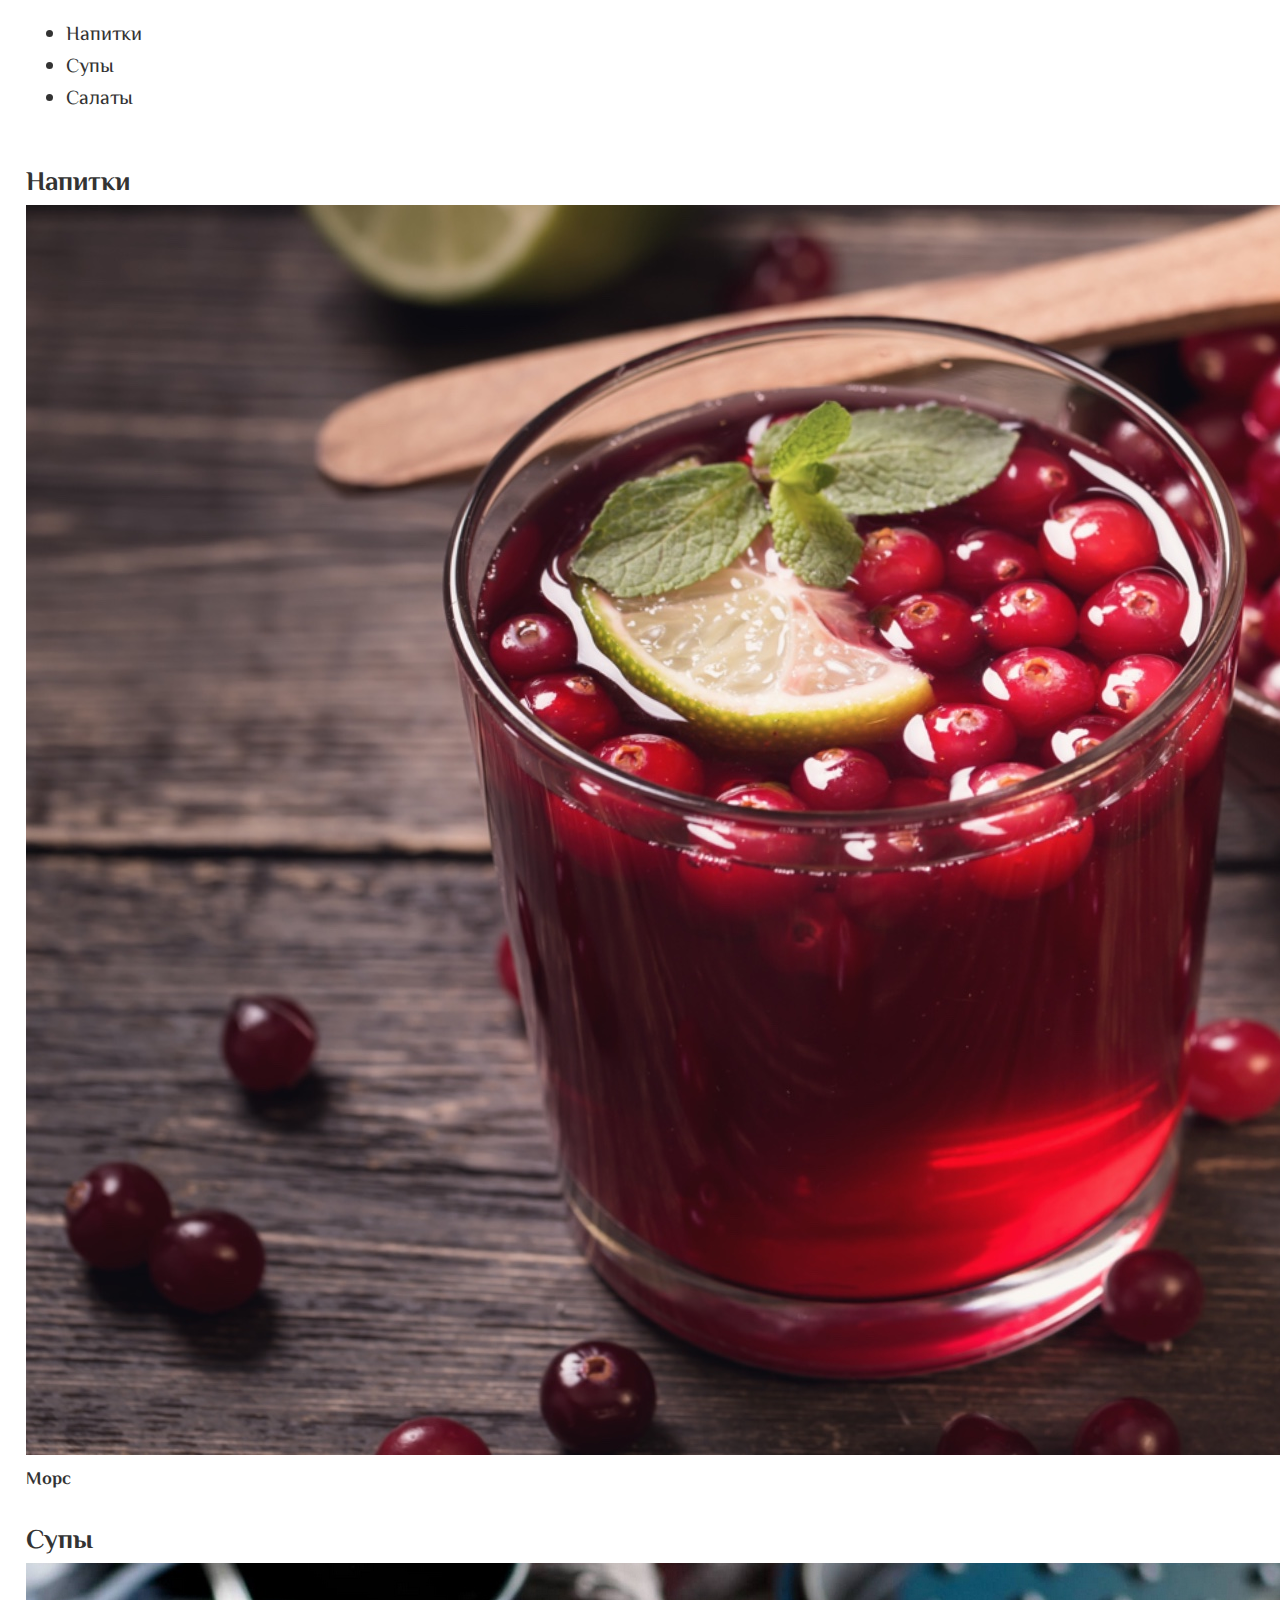
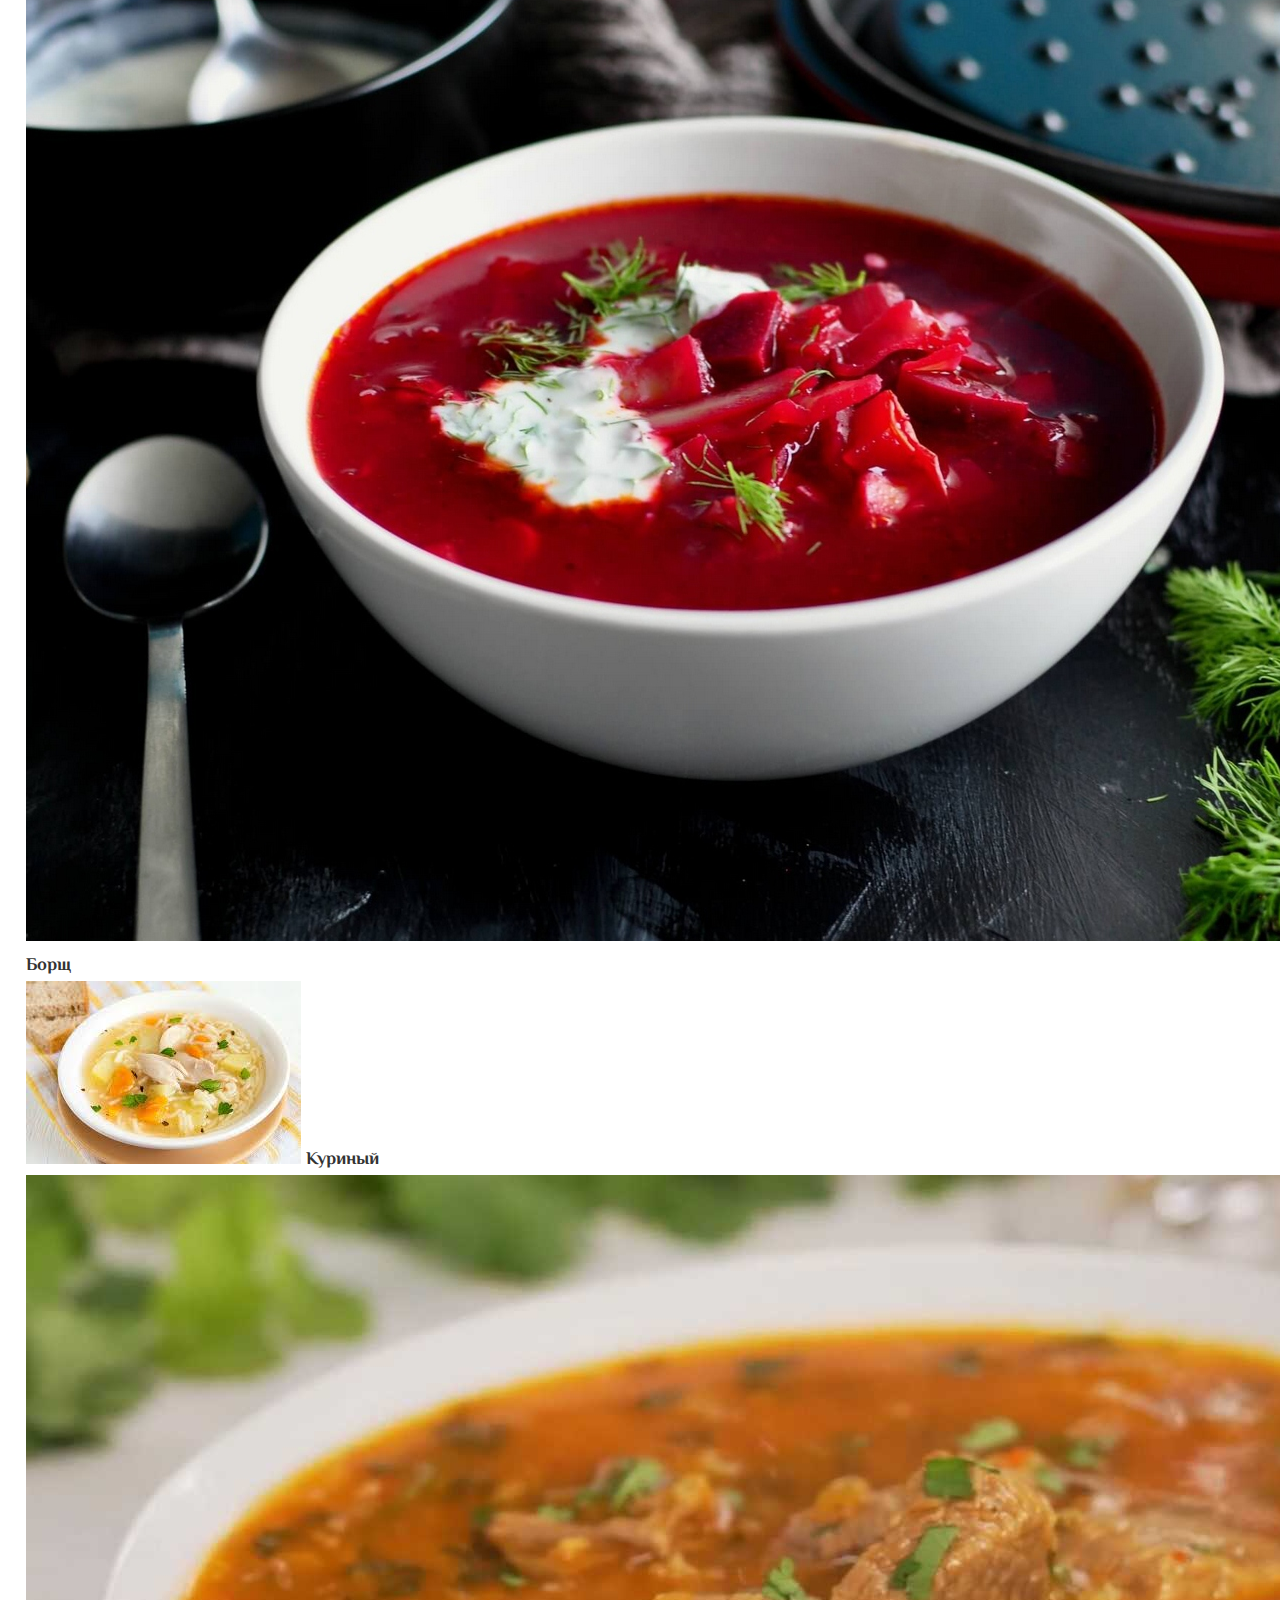
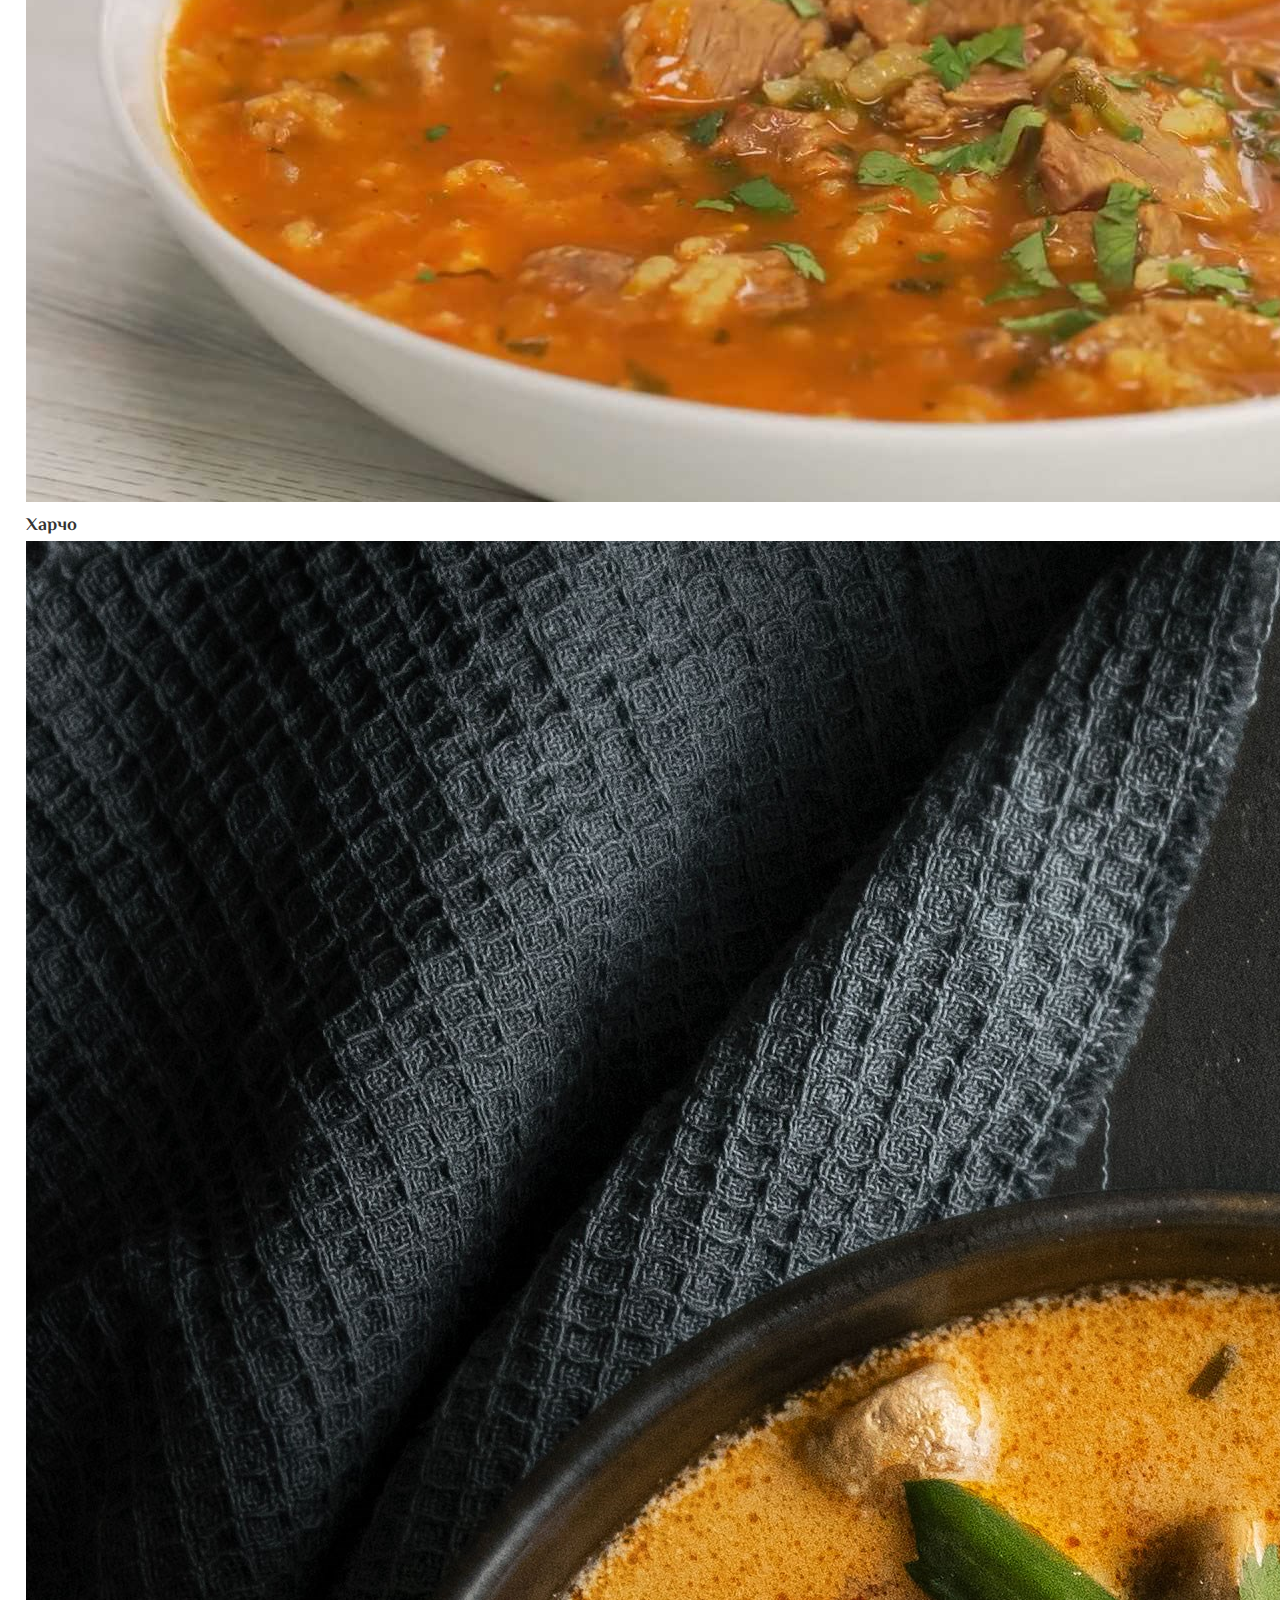
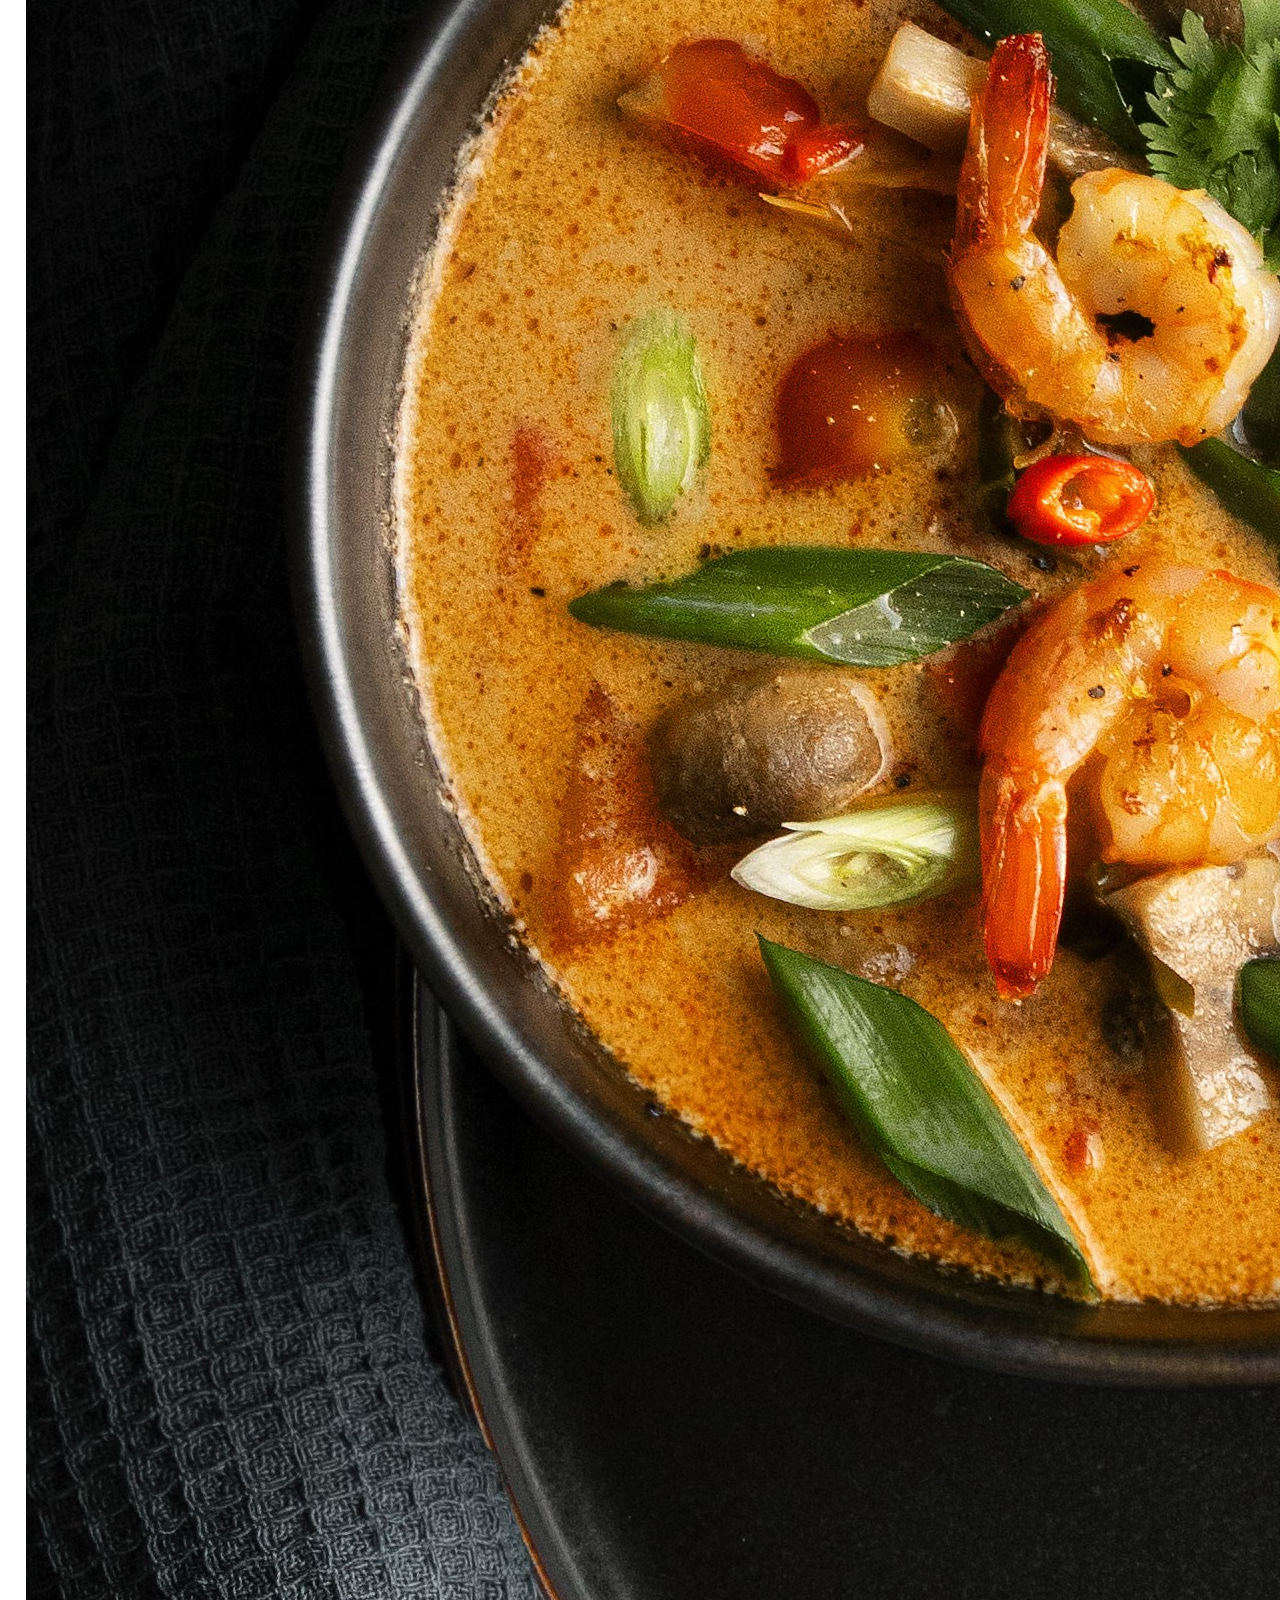
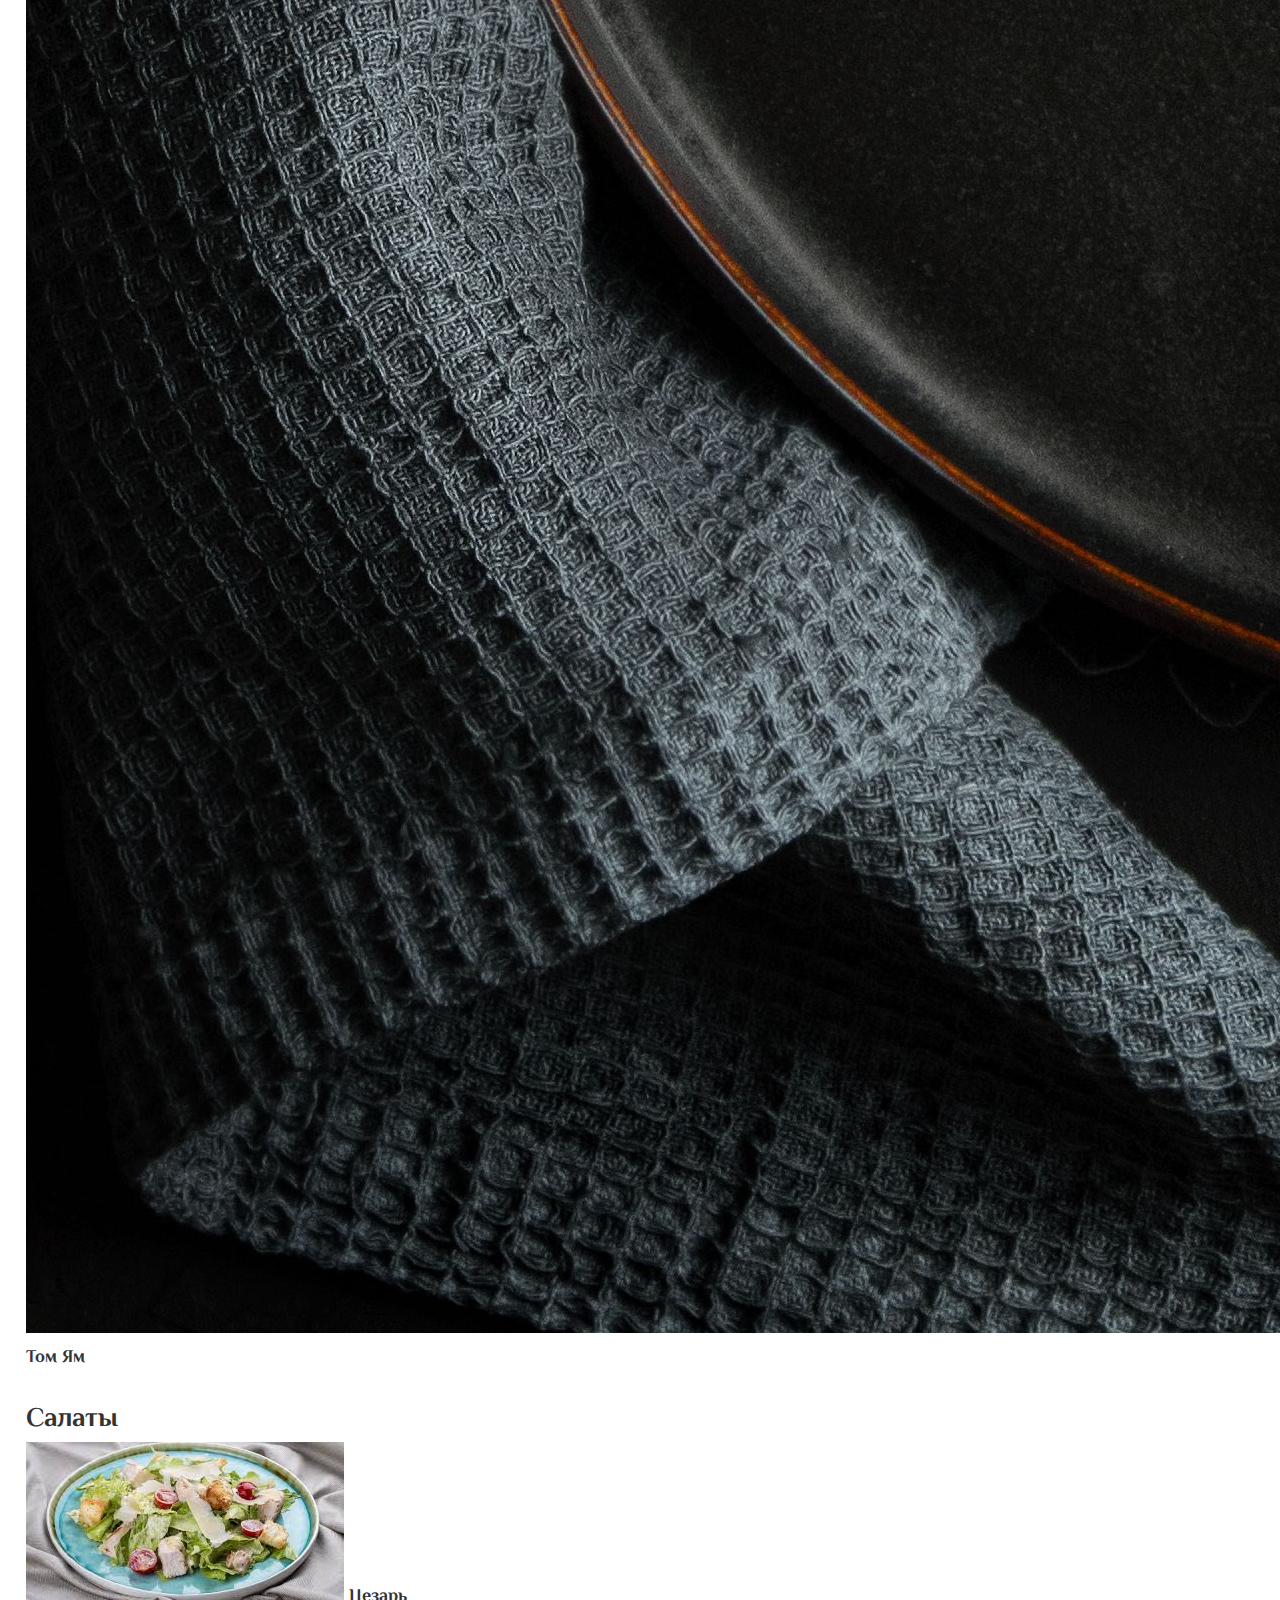
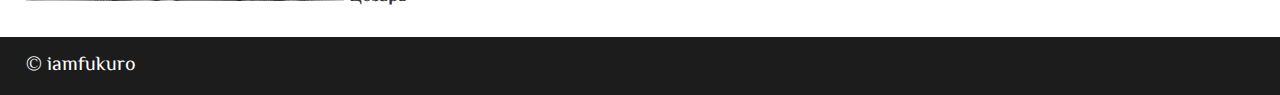
<file: index.html>
<!DOCTYPE html>
<html lang="ru">
<head>
    <meta charset = "UTF-8">
    <link rel = "stylesheet" href ="./style.css">
    <link rel="preconnect" href="https://fonts.googleapis.com">
    <link rel="preconnect" href="https://fonts.gstatic.com" crossorigin>
    <link href="https://fonts.googleapis.com/css2?family=El+Messiri&family=Jura:wght@300&display=swap" rel="stylesheet">
    <title>Test</title>
</head>
<body>



<header>
    <nav>
        <ul>
            <li><a class = "nav_link" href="#product_drinks">Напитки</a></li>
            <li><a class = "nav_link" href="#product_soups">Супы</a></li>
            <li><a class = "nav_link" href="#product_salads">Салаты</a></li>
        </ul>
    </nav>
</header>

<section class="section_product">
    <div class="container">
        <h2 id="product_drinks">Напитки</h2>

        <div class="product">
            <div class="product_container">
                <a class = "product_link" data-product="#iphoneby">
                    <img class="product_item" src="images/mors.jpg" alt="">
                    <span class="product_text"><b>Морс</b></span>
                </a>
            </div>

        </div>   
    </div>
</section>

<section class="section_product">
    <div class="container">
        <h2 id="product_soups">Супы</h2>

        <div class="product">
            <div class="product_container">
                <a class = "product_link" data-product="#iphoneby">
                    <img class="product_item" src="./images/borsh.jpg" alt="">
                    <span class="product_text"><b>Борщ</b></span>
                </a>
            </div>

            <div class="product_container">
                <a class = "product_link" data-product="#dyson">
                    <img class="product_item" src="./images/kyrinii.jpg" alt="">
                    <span class="product_text"><b>Куриный</b></span>
                </a>
            </div>

            
            <div class="product_container">
                <a class = "product_link" data-product="#dyson">
                    <img class="product_item" src="./images/harcho.jpg" alt="">
                    <span class="product_text"><b>Харчо</b></span>
                </a>
            </div>

            
            <div class="product_container">
                <a class = "product_link" data-product="#dyson">
                    <img class="product_item" src="./images/tom_yam.jpg" alt="">
                    <span class="product_text"><b>Том Ям</b></span>
                </a>
            </div>

        </div>   
    </div>
</section>

<section class="section_product">
    <div class="container">
        <h2 id="product_salads">Салаты</h2>

        <div class="product">
            <div class="product_container">
                <a class = "product_link" data-product="#iphoneby">
                    <img class="product_item" src="./images/cezar.jpg" alt="">
                    <span class="product_text"><b>Цезарь</b></span>
                </a>
            </div>

        </div>   
    </div>
</section>

<footer>
    &copy; iamfukuro
</footer>




</body>
</html>
</file>
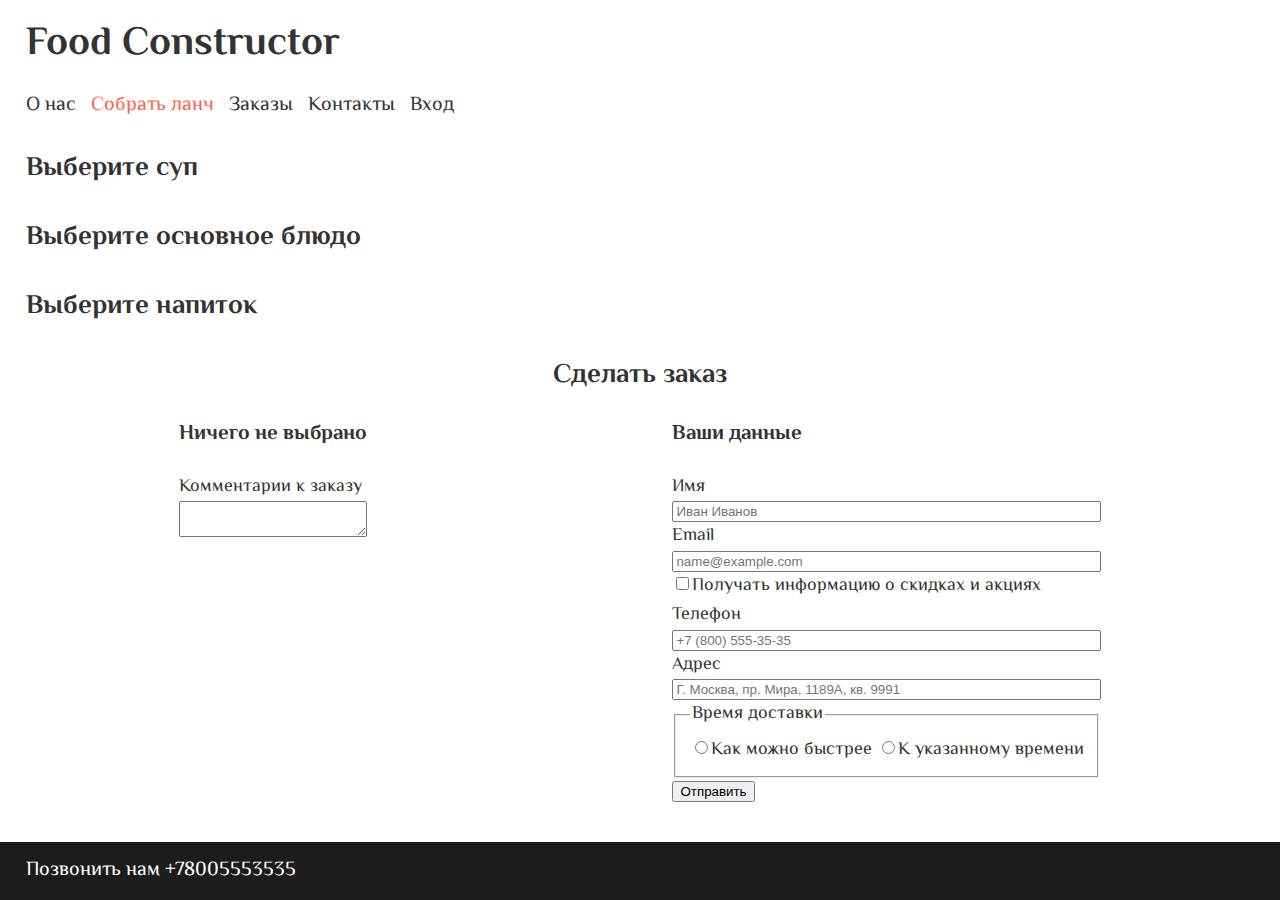
<file: lanch.html>
<!DOCTYPE html>
<html lang="ru">
<head>
    <meta charset = "UTF-8">
    <link rel = "stylesheet" href ="./style.css">
    <link rel="preconnect" href="https://fonts.googleapis.com">
    <link rel="preconnect" href="https://fonts.gstatic.com" crossorigin>
    <link href="https://fonts.googleapis.com/css2?family=El+Messiri&family=Jura:wght@300&display=swap" rel="stylesheet">
    <title>Test</title>
</head>
<body>


<header>
    <h1 class = "header_text">Food Constructor</h1>
    <nav>
        <ul class="header_ul">
            <li class="header_li"><a class="nav_link" href="index.html">О нас</a></li>
            <li class="header_li"><a class="nav_link active" href="lanch.html">Собрать ланч</a></li>
            <li class="header_li"><a class="nav_link" href="index.html#top">Заказы</a></li>
            <li class="header_li"><a class="nav_link" href="#footer">Контакты</a></li>
            <li class="header_li"><a class="nav_link" href="login.html">Вход</a></li>
        </ul>
    </nav>
</header>

<main>

    <section id="soups">
        <h2 class="h2_dish">Выберите суп</h2>
        <div class="container_dish" data-category = "soups"></div>
    </section>

    <section id="main_course">
        <h2 class="h2_dish">Выберите основное блюдо</h2>
        <div class="container_dish" data-category = "main_course"></div>
    </section>

    <section id="beverages">
        <h2 class="h2_dish">Выберите напиток</h2>
        <div class="container_dish" data-category = "beverages"></div>
    </section>

    <section id="order">
            <h2>Сделать заказ</h2>
            <div class="container_order_form">
                <div class="order_summary" id="order_summary">
                    <h3>Ничего не выбрано</h3>
                    <div class="order_category disable">
                        <h3>Суп</h3>
                        <p id="order_soups">Суп не выбран</p>
                    </div>

                    <div class="order_category disable">
                        <h3>Главное блюдо</h3>
                        <p id="order_main_course">Блюдо не выбрано</p>
                    </div>

                    <div class="order_category disable">
                        <h3>Напиток</h3>
                        <p id="order_beverages">Напиток не выбран</p>
                    </div>

                    <div class="order_category disable">
                        <h3>Стоимость заказа</h3>
                        <p id="order_total">0₽</p>
                    </div>

                    <div class="order_category">
                        <label for="comments">Комментарии к заказу</label>
                        <textarea id="comments" name="comments" form="order_form"></textarea>
                    </div>
                </div>

                <form class="order_form" id="order_form" action="https://httpbin.org/post" method="post" enctype="multipart/form-data">
                    <h3>Ваши данные</h3>
                    
                    <div class="order_form_row">
                        <label for="fio">Имя</label>
                        <input id="fio" name="fio" type="text" placeholder="Иван Иванов" required>
                    </div>

                    <div class="order_form_row">
                        <label for="email">Email</label>
                        <input id="email" name="email" type="email" placeholder="name@example.com" required>
                    </div>
                    
                    <div class="order_form_row">
                        <label><input id="consent" name="consent" type="checkbox" required>Получать информацию о скидках и акциях</label>
                    </div>

                    <div class="order_form_row">
                        <label for="tel">Телефон</label>
                        <input id="tel" name="tel" type="tel" placeholder="+7 (800) 555-35-35" required>
                    </div>

                    <div class="order_form_row">
                        <label for="addr">Адрес</label>
                        <input id="addr" name="addr" type="text" placeholder="Г. Москва, пр. Мира, 1189А, кв. 9991" required>
                    </div>

                    <fieldset class="form_row">
                        <legend>Время доставки</legend>
                        <label><input type="radio" name="source" value="internet" required>Как можно быстрее</label>
                        <label><input type="radio" name="source" value="friend">К указанному времени</label>
                    </fieldset>

                    <div class="form_actions">
                        <button type="submit" class="btn">Отправить</button>
                    </div>

                    <input type="hidden" name="soup" id="input-soup">
                    <input type="hidden" name="main" id="input-main">
                    <input type="hidden" name="drink" id="input-drink">
                </form>
            </div>



        </div>
    </section>

</main>

<footer id="footer">
    Позвонить нам +78005553535
</footer>

<script src="index.js"> </script>

</body>
</html>
</file>
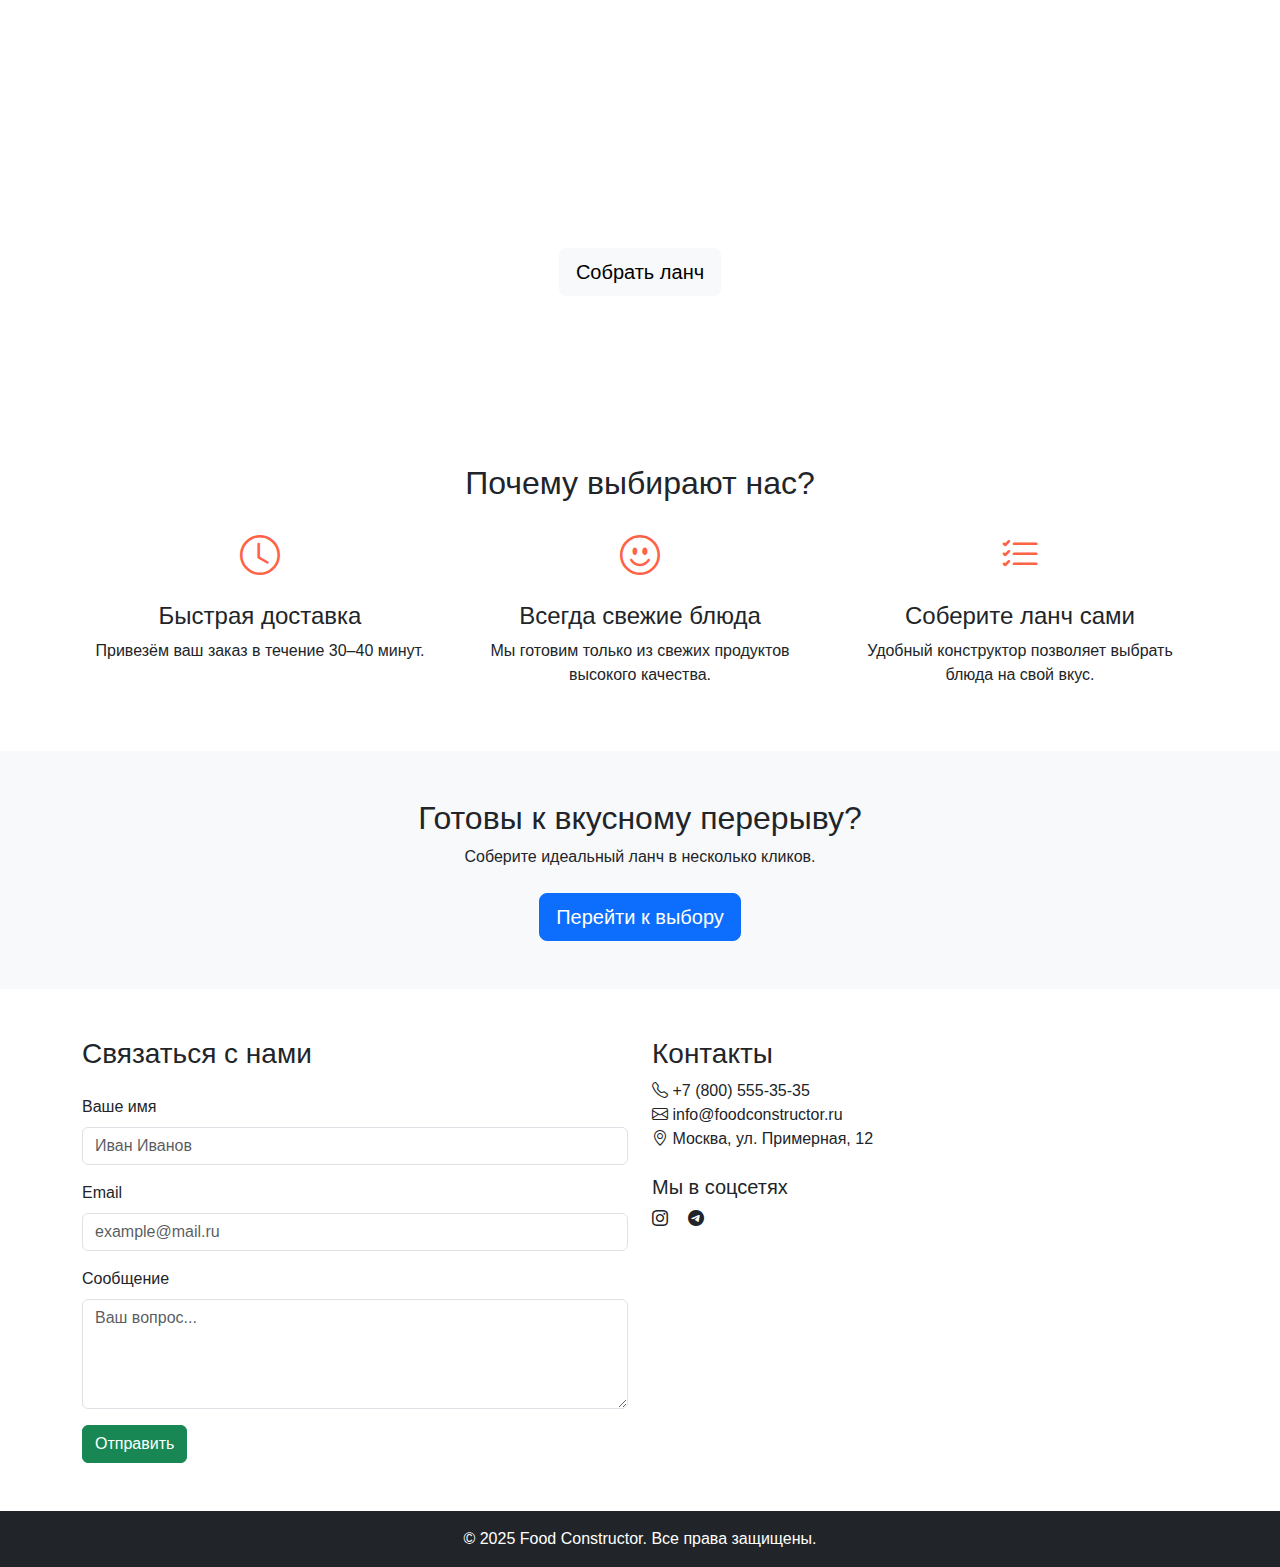
<file: landing.html>
<!DOCTYPE html>
<html lang="ru">
<head>
    <meta charset="UTF-8">
    <meta name="viewport" content="width=device-width, initial-scale=1">
    <title>Food Constructor — Доставка бизнес-ланчей</title>

    <link href="https://cdn.jsdelivr.net/npm/bootstrap@5.3.2/dist/css/bootstrap.min.css" rel="stylesheet">
    <link href="https://cdn.jsdelivr.net/npm/bootstrap-icons@1.11.1/font/bootstrap-icons.css" rel="stylesheet">

    <style>
        body {
            font-family: 'El Messiri', sans-serif;
        }

        .hero {
            background: url('https://images.unsplash.com/photo-1556912998-c57cc6b63cd7?auto=format&fit=crop&w=1200&q=60') center/cover;
            padding: 120px 0;
            color: white;
        }
        .hero h1 {
            font-size: 3rem;
            font-weight: 700;
        }
        .hero p {
            font-size: 1.25rem;
        }
        .feature-icon {
            font-size: 40px;
            color: tomato;
        }
    </style>
</head>
<body>

<section class="hero text-center">
    <div class="container">
        <h1>Food Constructor</h1>
        <p class="mt-3 mb-4">Свежие и вкусные бизнес-ланчи с доставкой прямо в ваш офис. Быстро. Удобно. С любовью.</p>
        <a href="lunch.html" class="btn btn-light btn-lg">Собрать ланч</a>
    </div>
</section>

<section class="py-5">
    <div class="container text-center">
        <h2 class="mb-4">Почему выбирают нас?</h2>
        <div class="row g-4">

            <div class="col-12 col-md-4">
                <i class="bi bi-clock feature-icon"></i>
                <h4 class="mt-3">Быстрая доставка</h4>
                <p>Привезём ваш заказ в течение 30–40 минут.</p>
            </div>

            <div class="col-12 col-md-4">
                <i class="bi bi-emoji-smile feature-icon"></i>
                <h4 class="mt-3">Всегда свежие блюда</h4>
                <p>Мы готовим только из свежих продуктов высокого качества.</p>
            </div>

            <div class="col-12 col-md-4">
                <i class="bi bi-list-check feature-icon"></i>
                <h4 class="mt-3">Соберите ланч сами</h4>
                <p>Удобный конструктор позволяет выбрать блюда на свой вкус.</p>
            </div>

        </div>
    </div>
</section>

<section class="py-5 bg-light text-center">
    <div class="container">
        <h2>Готовы к вкусному перерыву?</h2>
        <p class="mb-4">Соберите идеальный ланч в несколько кликов.</p>
        <a href="lunch.html" class="btn btn-primary btn-lg">Перейти к выбору</a>
    </div>
</section>

<section class="py-5">
    <div class="container">
        <div class="row g-4">

            <div class="col-12 col-md-6">
                <h3>Связаться с нами</h3>
                <form class="row g-3 mt-2">
                    <div class="col-12">
                        <label class="form-label">Ваше имя</label>
                        <input type="text" class="form-control" placeholder="Иван Иванов" />
                    </div>
                    <div class="col-12">
                        <label class="form-label">Email</label>
                        <input type="email" class="form-control" placeholder="example@mail.ru" />
                    </div>
                    <div class="col-12">
                        <label class="form-label">Сообщение</label>
                        <textarea class="form-control" rows="4" placeholder="Ваш вопрос..."></textarea>
                    </div>
                    <div class="col-12">
                        <button class="btn btn-success">Отправить</button>
                    </div>
                </form>
            </div>

            <div class="col-12 col-md-6">
                <h3>Контакты</h3>
                <p class="mt-2">
                    <i class="bi bi-telephone"></i> +7 (800) 555-35-35<br>
                    <i class="bi bi-envelope"></i> info@foodconstructor.ru<br>
                    <i class="bi bi-geo-alt"></i> Москва, ул. Примерная, 12
                </p>
                <h5 class="mt-4">Мы в соцсетях</h5>
                <p>
                    <i class="bi bi-instagram"></i>
                    <i class="bi bi-telegram ms-3"></i>
                </p>
            </div>

        </div>
    </div>
</section>

<footer class="py-3 bg-dark text-white text-center">
    <p class="mb-0">© 2025 Food Constructor. Все права защищены.</p>
</footer>

<script src="https://cdn.jsdelivr.net/npm/bootstrap@5.3.2/dist/js/bootstrap.bundle.min.js"></script>
</body>
</html>
</file>
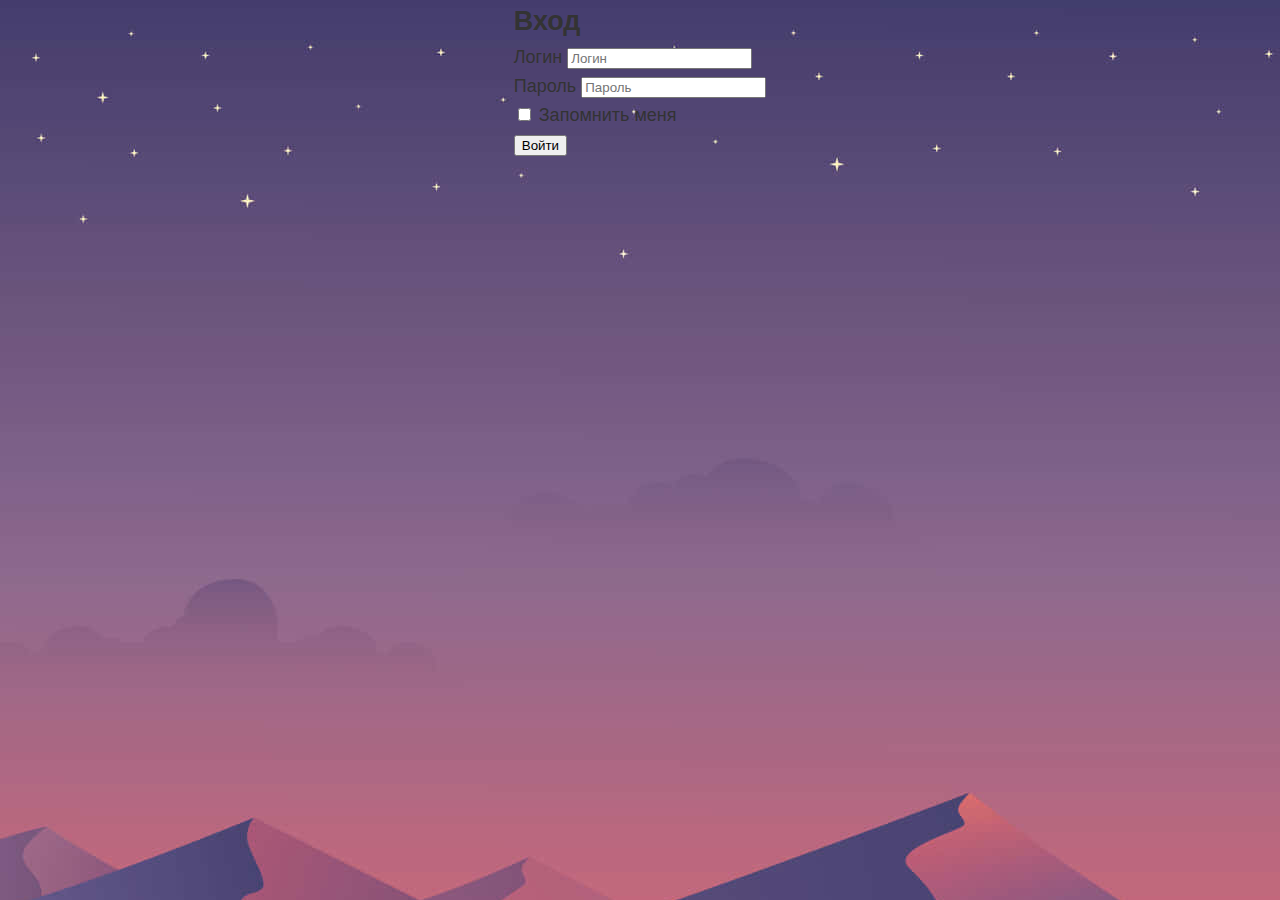
<file: login.html>
<!DOCTYPE html>
<html lang="ru">
<head>
    <meta charset="UTF-8">
    <link rel="stylesheet" href="./style.css">
    <title>Вход</title>
</head>
<body class="login_page">

    <main class="login_wrap">
        <form class="login_card" action="https://httpbin.org/post" method="post">
            <h2 class="login_title">Вход</h2>

            <div class="form_row">
                <label for="login">Логин</label>
                <input id="login" name="login" type="text" placeholder="Логин" required>
            </div>

            <div class="form_row">
                <label for="password">Пароль</label>
                <input id="password" name="password" type="password" placeholder="Пароль" required>
            </div>

            <div class="form_row">
                <label><input id="remember" name="remember" type="checkbox"> Запомнить меня</label>
            </div>

            <div class="form_actions">
                <button type="submit" class="btn">Войти</button>
            </div>
        </form>
    </main>

</body>
</html>
</file>
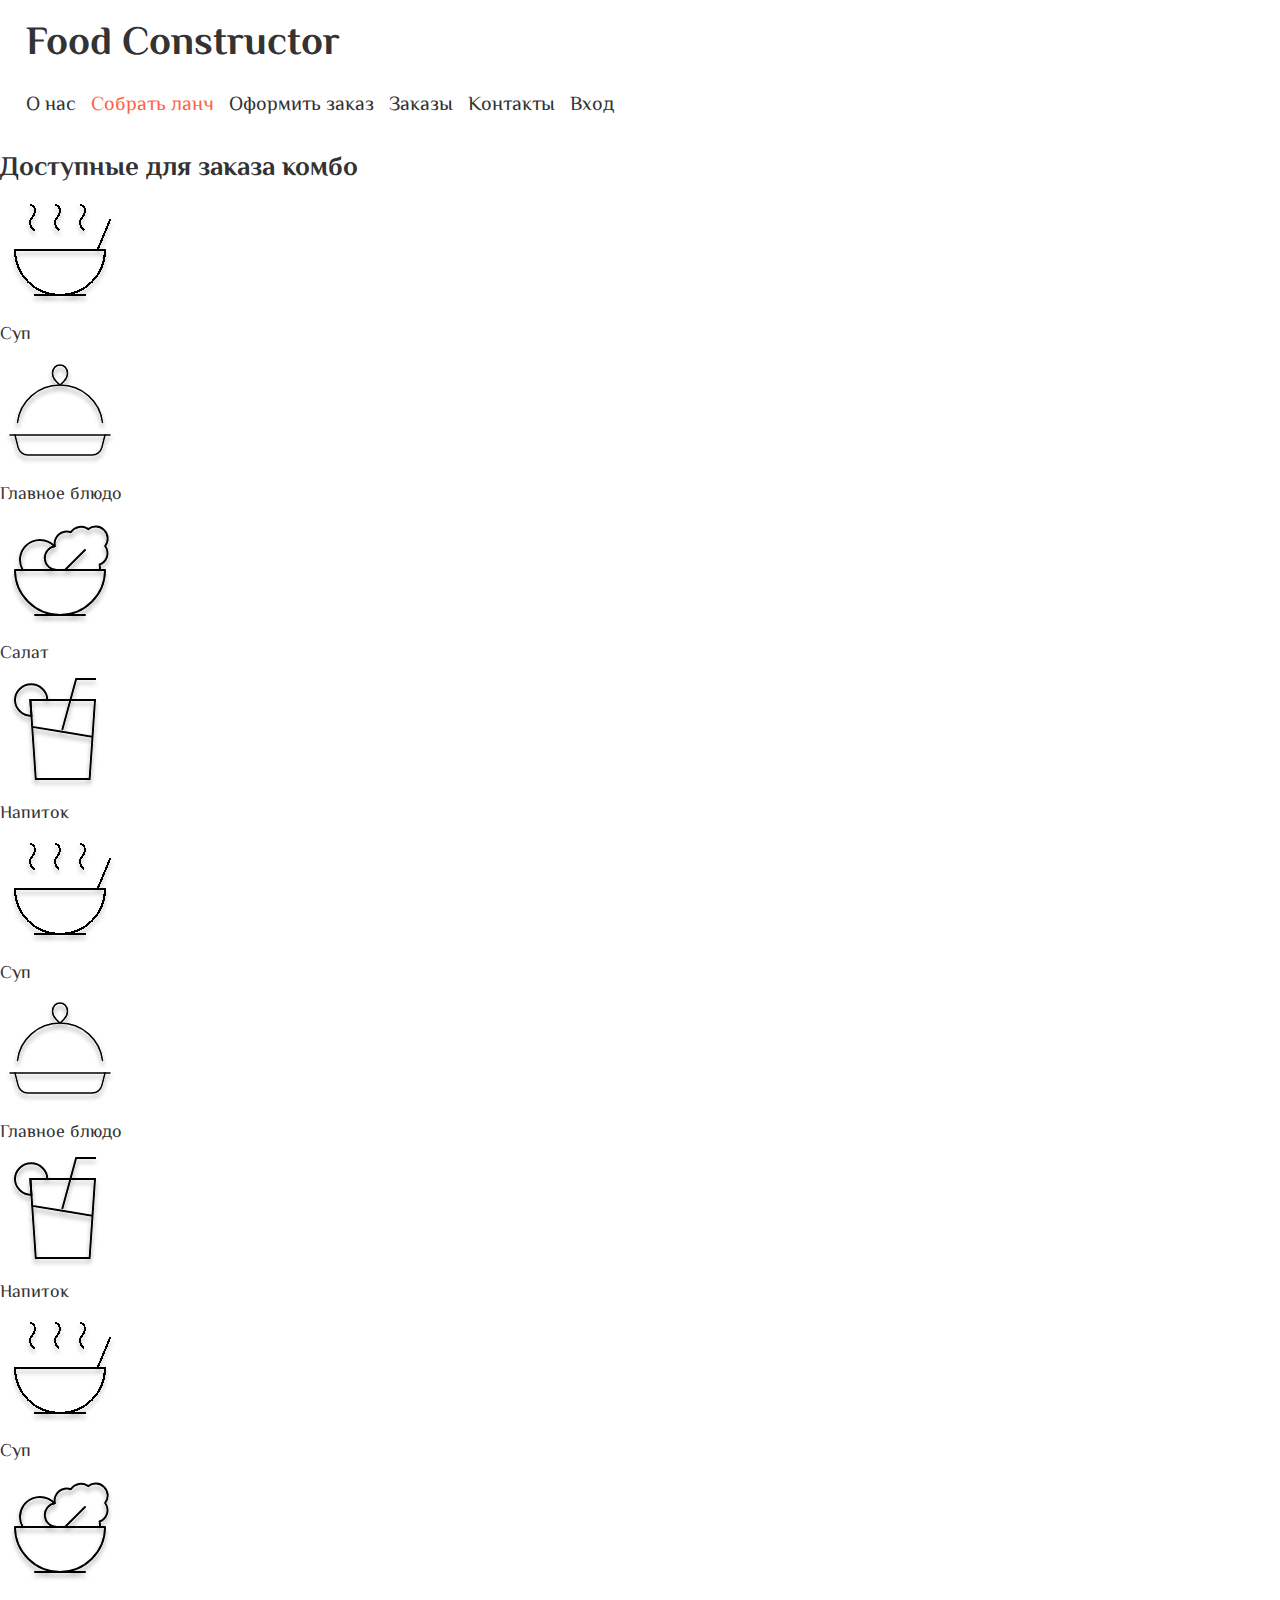
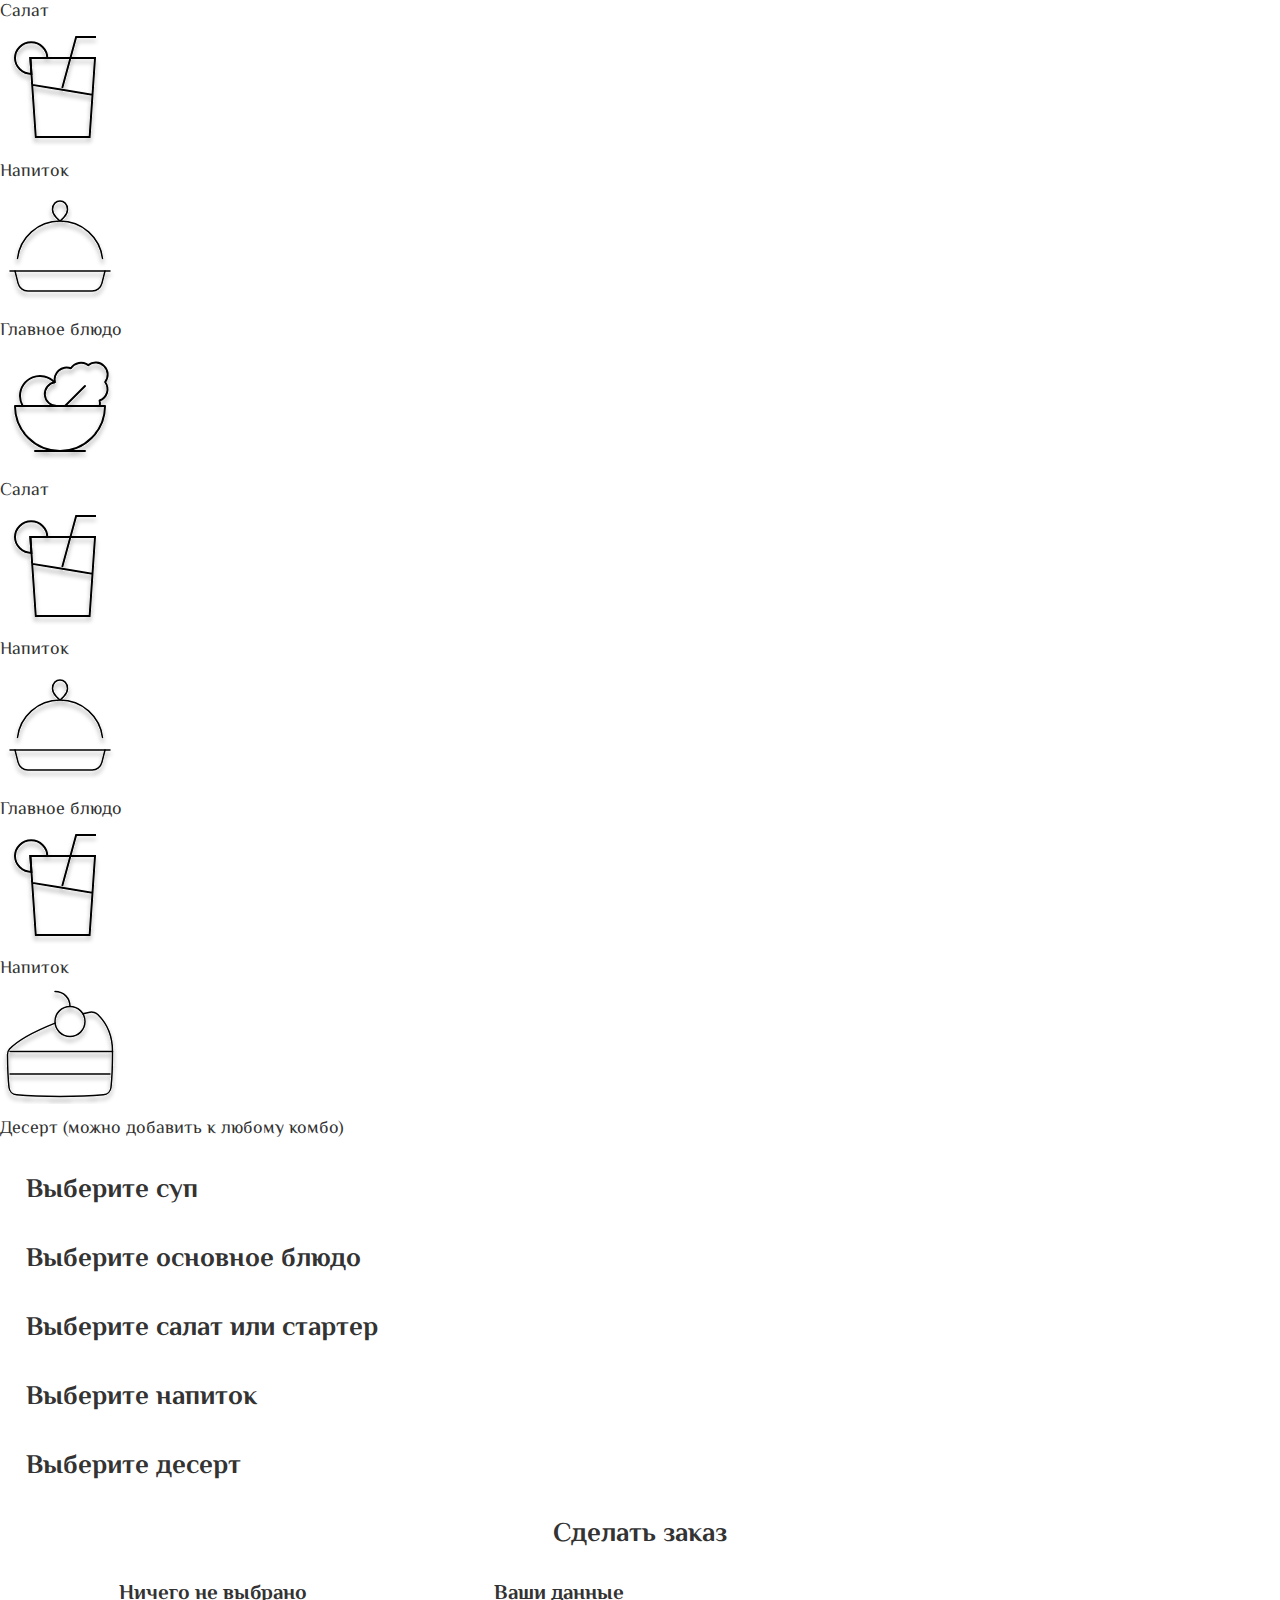
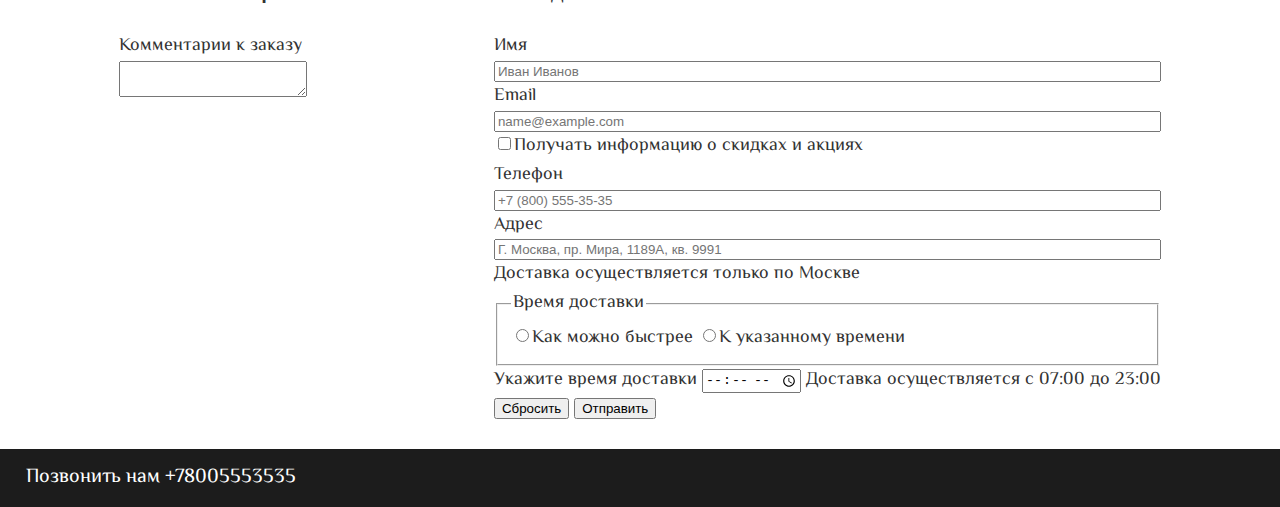
<file: lunch.html>
<!DOCTYPE html>
<html lang="ru">
<head>
    <meta charset = "UTF-8">
    <link rel = "stylesheet" href ="./style.css">
    <link rel="preconnect" href="https://fonts.googleapis.com">
    <link rel="preconnect" href="https://fonts.gstatic.com" crossorigin>
    <link href="https://fonts.googleapis.com/css2?family=El+Messiri&family=Jura:wght@300&display=swap" rel="stylesheet">
    <title>Test</title>
</head>
<body>


<header>
    <h1 class = "header_text">Food Constructor</h1>
    <nav>
        <ul class="header_ul">

            <li class="header_li"><a class="nav_link" href="index.html">О нас</a></li>
            <li class="header_li"><a class="nav_link active" href="lunch.html">Собрать ланч</a></li>
            <li class="header_li"><a class="nav_link" href="order.html">Оформить заказ</a></li>
            <li class="header_li"><a class="nav_link" href="order.html">Заказы</a></li>
            <li class="header_li"><a class="nav_link" href="#footer">Контакты</a></li>
            <li class="header_li"><a class="nav_link" href="login.html">Вход</a></li>
        </ul>
    </nav>
</header>

<main>

    <section id="combos">
    <h2 class="combo_title">Доступные для заказа комбо</h2>

    <div class="combos_grid">
        <!-- Комбо 1 -->
        <div class="container_combos">
        <div class="combo_item">
            <img src="./images/combo/soup.svg" alt="Суп" class="img_combo">
            <p>Суп</p>
        </div>
        <div class="combo_item">
            <img src="./images/combo/maincourse.svg" alt="Главное блюдо" class="img_combo">
            <p>Главное блюдо</p>
        </div>
        <div class="combo_item">
            <img src="./images/combo/salad.svg" alt="Салат" class="img_combo">
            <p>Салат</p>
        </div>
        <div class="combo_item">
            <img src="./images/combo/drink.svg" alt="Напиток" class="img_combo">
            <p>Напиток</p>
        </div>
        </div>

        <!-- Комбо 2 -->
        <div class="container_combos">
        <div class="combo_item">
            <img src="./images/combo/soup.svg" alt="Суп" class="img_combo">
            <p>Суп</p>
        </div>
        <div class="combo_item">
            <img src="./images/combo/maincourse.svg" alt="Главное блюдо" class="img_combo">
            <p>Главное блюдо</p>
        </div>
        <div class="combo_item">
            <img src="./images/combo/drink.svg" alt="Напиток" class="img_combo">
            <p>Напиток</p>
        </div>
        </div>

        <!-- Комбо 3 -->
        <div class="container_combos">
        <div class="combo_item">
            <img src="./images/combo/soup.svg" alt="Суп" class="img_combo">
            <p>Суп</p>
        </div>
        <div class="combo_item">
            <img src="./images/combo/salad.svg" alt="Салат" class="img_combo">
            <p>Салат</p>
        </div>
        <div class="combo_item">
            <img src="./images/combo/drink.svg" alt="Напиток" class="img_combo">
            <p>Напиток</p>
        </div>
        </div>

        <!-- Комбо 4 -->
        <div class="container_combos">
        <div class="combo_item">
            <img src="./images/combo/maincourse.svg" alt="Главное блюдо" class="img_combo">
            <p>Главное блюдо</p>
        </div>
        <div class="combo_item">
            <img src="./images/combo/salad.svg" alt="Салат" class="img_combo">
            <p>Салат</p>
        </div>
        <div class="combo_item">
            <img src="./images/combo/drink.svg" alt="Напиток" class="img_combo">
            <p>Напиток</p>
        </div>
        </div>

        <!-- Комбо 5 -->
        <div class="container_combos">
        <div class="combo_item">
            <img src="./images/combo/maincourse.svg" alt="Главное блюдо" class="img_combo">
            <p>Главное блюдо</p>
        </div>
        <div class="combo_item">
            <img src="./images/combo/drink.svg" alt="Напиток" class="img_combo">
            <p>Напиток</p>
        </div>
        </div>

        <!-- Десерт -->
        <div class="container_combos">
        <div class="combo_item">
            <img src="./images/combo/dessert.svg" alt="Десерт" class="img_combo">
            <p>Десерт (можно добавить к любому комбо)</p>
        </div>
        </div>
    </div>
    </section>

    <section id="soup">
        <h2 class="h2_dish">Выберите суп</h2>
        <div class="container_dish" data-category = "soup"></div>
    </section>

    <section id="maincourse">
        <h2 class="h2_dish">Выберите основное блюдо</h2>
        <div class="container_dish" data-category = "maincourse"></div>
    </section>

    <section id="salad">
        <h2 class="h2_dish">Выберите салат или стартер</h2>
        <div class="container_dish" data-category = "salad"></div>
    </section>

    <section id="drink">
        <h2 class="h2_dish">Выберите напиток</h2>
        <div class="container_dish" data-category = "drink"></div>
    </section>

    <section id="dessert">
        <h2 class="h2_dish">Выберите десерт</h2>
        <div class="container_dish" data-category = "dessert"></div>
    </section>

    <section id="order">
            <h2>Сделать заказ</h2>
            <div class="container_order_form">
                <div class="order_summary" id="order_summary">
                    <h3>Ничего не выбрано</h3>
                    <div class="order_category disable">
                        <h3>Суп</h3>
                        <p id="order_soup">Суп не выбран</p>
                    </div>

                    <div class="order_category disable">
                        <h3>Главное блюдо</h3>
                        <p id="order_maincourse">Блюдо не выбрано</p>
                    </div>

                    <div class="order_category disable">
                        <h3>Салат/Стартер</h3>
                        <p id="order_salad">Салат/стартер не выбран</p>
                    </div>

                    <div class="order_category disable">
                        <h3>Напиток</h3>
                        <p id="order_drink">Напиток не выбран</p>
                    </div>
                    
                    <div class="order_category disable">
                        <h3>Десерт</h3>
                        <p id="order_dessert">Десерт не выбран</p>
                    </div>

                    <div class="order_category disable">
                        <h3>Стоимость заказа</h3>
                        <p id="order_total">0₽</p>
                    </div>

                    <div class="order_category">
                        <label for="comments">Комментарии к заказу</label>
                        <textarea id="comments" name="comments" form="order_form"></textarea>
                    </div>
                </div>

                <form class="order_form" id="order_form" action="https://httpbin.org/post" method="post" enctype="multipart/form-data">
                    <h3>Ваши данные</h3>
                    
                    <div class="order_form_row">
                        <label for="fio">Имя</label>
                        <input id="fio" name="fio" type="text" placeholder="Иван Иванов" >
                    </div>

                    <div class="order_form_row">
                        <label for="email">Email</label>
                        <input id="email" name="email" type="email" placeholder="name@example.com" >
                    </div>
                    
                    <div class="order_form_row">
                        <label><input id="consent" name="consent" type="checkbox" >Получать информацию о скидках и акциях</label>
                    </div>

                    <div class="order_form_row">
                        <label for="tel">Телефон</label>
                        <input id="tel" name="tel" type="tel" placeholder="+7 (800) 555-35-35" >
                    </div>

                    <div class="order_form_row">
                        <label for="addr">Адрес</label>
                        <input id="addr" name="addr" type="text" placeholder="Г. Москва, пр. Мира, 1189А, кв. 9991" >
                        <label class="small_label">Доставка осуществляется только по Москве</label>
                    </div>

                    <fieldset class="form_row">
                        <legend>Время доставки</legend>
                        <label><input type="radio" name="source" value="internet" >Как можно быстрее</label>
                        <label><input type="radio" name="source" value="friend">К указанному времени</label>
                    </fieldset>

                    <div class="form_row">
                        <label for="form_deltime">Укажите время доставки</label>
                        <input id="form_deltime" name="form_deltime" type="time" min="07:00" max="23:00" >
                        <label class="small_label">Доставка осуществляется c 07:00 до 23:00</label>
                    </div>

                    <div class="form_actions">
                        <button type="reset" class="btn btn_secondary">Сбросить</button>
                        <button type="submit" class="btn btn_primary">Отправить</button>
                    </div>

                    <input type="hidden" name="soup" id="input-soup">
                    <input type="hidden" name="main" id="input-main">
                    <input type="hidden" name="salad/starter" id="input-salad/starter">
                    <input type="hidden" name="drink" id="input-drink">
                    <input type="hidden" name="dessert" id="input-dessert">
                </form>
            </div>



        </div>
    </section>

</main>

<footer id="footer">
    Позвонить нам +78005553535
</footer>

<script src="courses.js"> </script>
<script src="index.js"> </script>

</body>
</html>
</file>
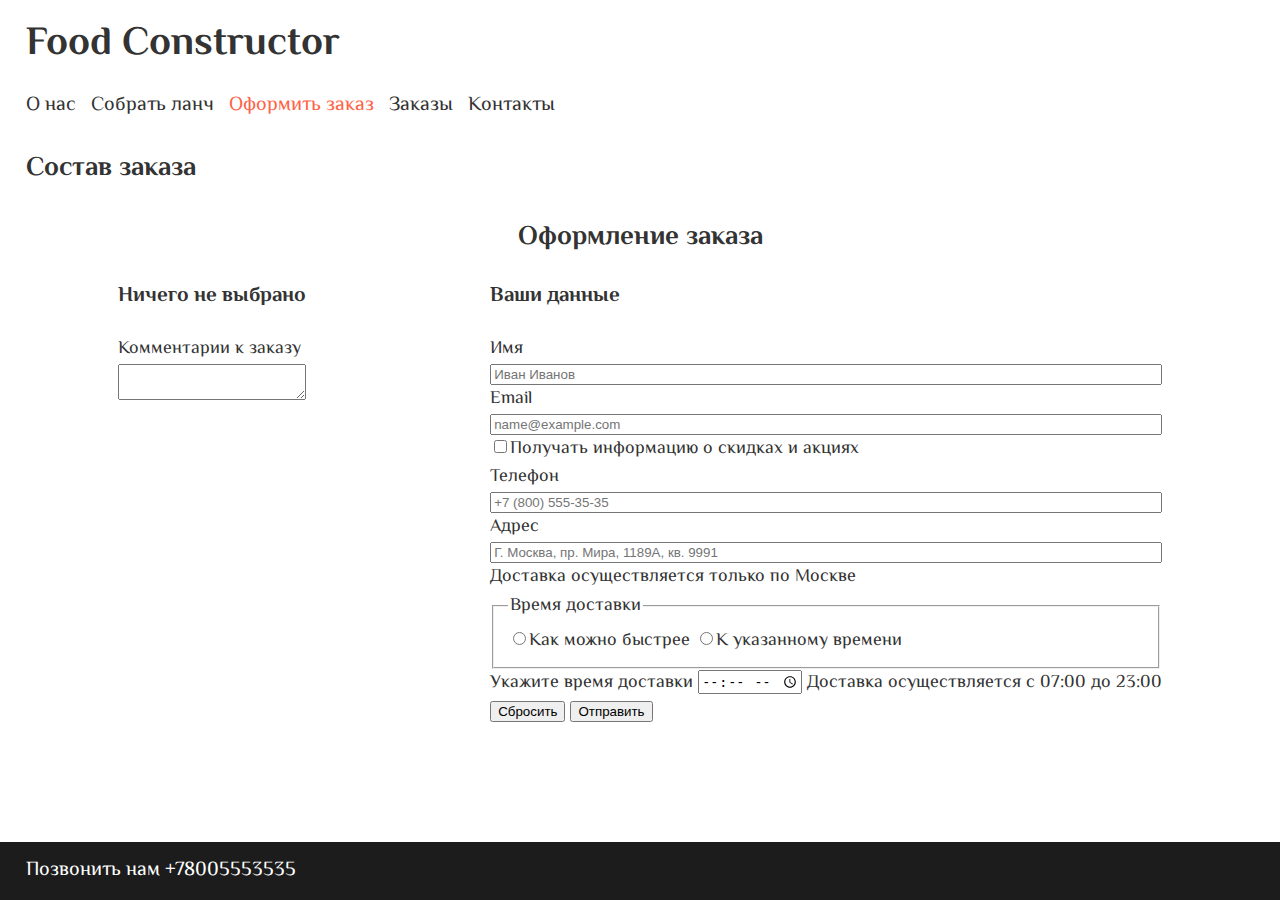
<file: order.html>
<!DOCTYPE html>
<html lang="ru">
<head>
    <meta charset = "UTF-8">
    <link rel = "stylesheet" href ="./style.css">
    <link rel="preconnect" href="https://fonts.googleapis.com">
    <link rel="preconnect" href="https://fonts.gstatic.com" crossorigin>
    <link href="https://fonts.googleapis.com/css2?family=El+Messiri&family=Jura:wght@300&display=swap" rel="stylesheet">
    <title>Test</title>
</head>
<body>


<header>
    <h1 class = "header_text">Food Constructor</h1>
    <nav>
        <ul class="header_ul">
            <li class="header_li"><a class="nav_link" href="index.html">О нас</a></li>
            <li class="header_li"><a class="nav_link" href="lunch.html">Собрать ланч</a></li>
            <li class="header_li"><a class="nav_link active" href="order.html">Оформить заказ</a></li>
            <li class="header_li"><a class="nav_link" href="order.html">Заказы</a></li>
            <li class="header_li"><a class="nav_link" href="#footer">Контакты</a></li>
        </ul>
    </nav>
</header>

<main>

    <section id="order_compound">
        <h2 class="h2_dish">Состав заказа</h2>
        <div class="container_dish"></div>
    </section>

    <section id="order">
            <h2>Оформление заказа</h2>
            <div class="container_order_form">
                <div class="order_summary" id="order_summary">
                    <h3>Ничего не выбрано</h3>
                    <div class="order_category disable">
                        <h3>Суп</h3>
                        <p id="order_soup">Суп не выбран</p>
                    </div>

                    <div class="order_category disable">
                        <h3>Главное блюдо</h3>
                        <p id="order_maincourse">Блюдо не выбрано</p>
                    </div>

                    <div class="order_category disable">
                        <h3>Салат/Стартер</h3>
                        <p id="order_salad">Салат/стартер не выбран</p>
                    </div>

                    <div class="order_category disable">
                        <h3>Напиток</h3>
                        <p id="order_drink">Напиток не выбран</p>
                    </div>
                    
                    <div class="order_category disable">
                        <h3>Десерт</h3>
                        <p id="order_dessert">Десерт не выбран</p>
                    </div>

                    <div class="order_category disable">
                        <h3>Стоимость заказа</h3>
                        <p id="order_total">0₽</p>
                    </div>

                    <div class="order_category">
                        <label for="comments">Комментарии к заказу</label>
                        <textarea id="comments" name="comments" form="order_form"></textarea>
                    </div>
                </div>

                <form class="order_form" id="order_form">
                    <h3>Ваши данные</h3>
                    
                    <div class="order_form_row">
                        <label for="fio">Имя</label>
                        <input id="fio" name="fio" type="text" placeholder="Иван Иванов" required>
                    </div>

                    <div class="order_form_row">
                        <label for="email">Email</label>
                        <input id="email" name="email" type="email" placeholder="name@example.com" required>
                    </div>
                    
                    <div class="order_form_row">
                        <label><input id="consent" name="consent" type="checkbox" required>Получать информацию о скидках и акциях</label>
                    </div>

                    <div class="order_form_row">
                        <label for="tel">Телефон</label>
                        <input id="tel" name="tel" type="tel" placeholder="+7 (800) 555-35-35" required>
                    </div>

                    <div class="order_form_row">
                        <label for="addr">Адрес</label>
                        <input id="addr" name="addr" type="text" placeholder="Г. Москва, пр. Мира, 1189А, кв. 9991" required>
                        <label class="small_label">Доставка осуществляется только по Москве</label>
                    </div>

                    <fieldset class="form_row">
                        <legend>Время доставки</legend>
                        <label><input type="radio" name="source" value="now" required>Как можно быстрее</label>
                        <label><input type="radio" name="source" value="by_time">К указанному времени</label>
                    </fieldset>

                    <div class="form_row">
                        <label for="form_deltime">Укажите время доставки</label>
                        <input id="form_deltime" name="form_deltime" type="time" min="07:00" max="23:00" required>
                        <label class="small_label">Доставка осуществляется c 07:00 до 23:00</label>
                    </div>

                    <div class="form_actions">
                        <button type="reset" class="btn btn_secondary">Сбросить</button>
                        <button type="submit" class="btn btn_primary">Отправить</button>
                    </div>
                </form>
            </div>



        </div>
    </section>

</main>

<footer id="footer">
    Позвонить нам +78005553535
</footer>

<script src="indexOrder.js"> </script>

</body>
</html>
</file>
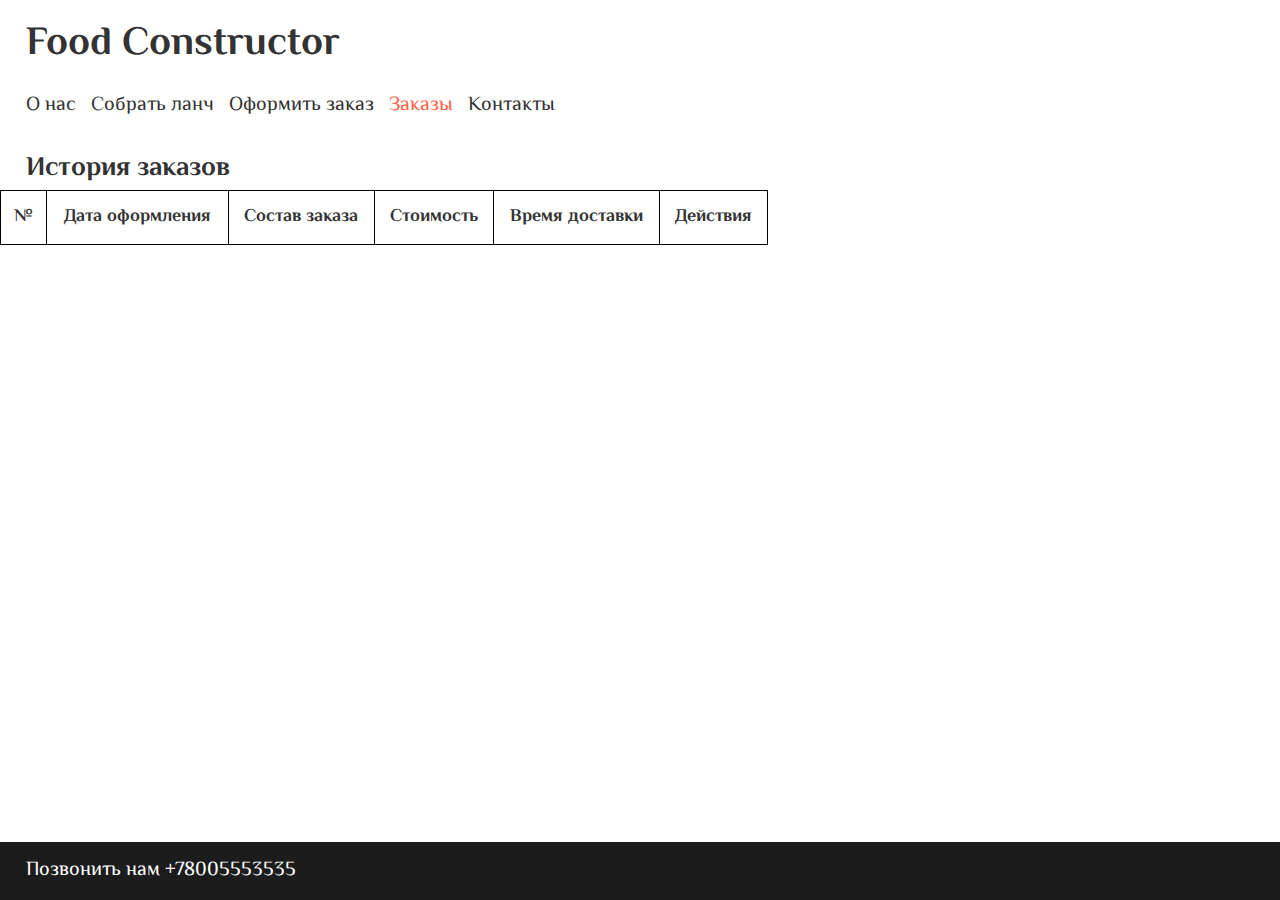
<file: orders.html>
<!DOCTYPE html>
<html lang="ru">
<head>
    <meta charset = "UTF-8">
    <link rel = "stylesheet" href ="./style.css">
    <link rel="preconnect" href="https://fonts.googleapis.com">
    <link rel="preconnect" href="https://fonts.gstatic.com" crossorigin>
    <link href="https://fonts.googleapis.com/css2?family=El+Messiri&family=Jura:wght@300&display=swap" rel="stylesheet">
    <link href="https://cdn.jsdelivr.net/npm/bootstrap-icons@1.11.1/font/bootstrap-icons.css" rel="stylesheet">
    <title>Test</title>
</head>
<body>


<header>
    <h1 class = "header_text">Food Constructor</h1>
    <nav>
        <ul class="header_ul">
            <li class="header_li"><a class="nav_link" href="index.html">О нас</a></li>
            <li class="header_li"><a class="nav_link" href="lunch.html">Собрать ланч</a></li>
            <li class="header_li"><a class="nav_link" href="order.html">Оформить заказ</a></li>
            <li class="header_li"><a class="nav_link active" href="orders.html">Заказы</a></li>
            <li class="header_li"><a class="nav_link" href="#footer">Контакты</a></li>
        </ul>
    </nav>
</header>

<main>

    <section id="orders_info">
        <h2 class="h2_dish">История заказов</h2>
        <div class="container_orders">
            <table class="orders_table">
                <thead>
                    <tr>
                        <th class="ot-th">№</th>
                        <th class="ot-th">Дата оформления</th>
                        <th class="ot-th">Состав заказа</th>
                        <th class="ot-th">Стоимость</th>
                        <th class="ot-th">Время доставки</th>
                        <th class="ot-th">Действия</th>
                    </tr>
                </thead>
                <tbody id="orders_tbody">
                    <template id="order_info_template">
                        <tr>
                            <td data-appointment="number"></td>
                            <td data-appointment="data"></td>
                            <td class="order_info_compound", data-appointment="compound"></td>
                            <td data-appointment="price"></td>
                            <td data-appointment="time"></td>
                            <td data-label="Действия">
                                <div class="actions" role="group" aria-label="действия заказа 1">
                                    <button class="order_btn view" title="Просмотр">
                                        <i class="bi bi-eye"></i>
                                    </button>
                                    <button class="order_btn edit" title="Редактировать">
                                        <i class="bi bi-pencil"></i>
                                    </button>
                                    <button class="order_btn delete" title="Удалить">
                                        <i class="bi bi-trash"></i>
                                    </button>
                                </div>
                            </td>
                        </tr>
                    </template>
                </tbody>
            </table>
        </div>


    </section>

    <template id="order_modal_view">
        <h2></h2>
        <div>
            <p>Дата </p>

            <h3>Доставка</h3>
            <div>
                <div>
                    <p>Имя получателя</p>
                    <p>Адрес доставки</p>
                    <p>Время доставки</p>
                    <p>Телефон</p>
                    <p>Email</p>
                </div>
                <div>
                    <p></p>
                    <p></p>
                    <p></p>
                    <p></p>
                    <p></p>
                </div>
            </div>

            <h3>Комментарий</h3>
            <div>
                <p></p>
            </div>

            
            <h3>Доставка</h3>
            <div>
                <div>
                    <p>Имя получателя</p>
                    <p>Адрес доставки</p>
                    <p>Время доставки</p>
                    <p>Телефон</p>
                    <p>Email</p>
                </div>
                <div>
                    <p></p>
                    <p></p>
                    <p></p>
                    <p></p>
                    <p></p>
                </div>
            </div>
        </div>
        <button></button>
    </template>
</main>

<footer id="footer">
    Позвонить нам +78005553535
</footer>

<script src="indexOrders.js"> </script>

</body>
</html>
</file>
<file: style.css>
html {
    height: 100;
}
body {
    display:flex;
    flex-direction: column;
    margin: 0;
    height: 100%;
    min-height: 100vh;
    width: 100%;
    font-family: 'El Messiri', sans-serif;
    
    font-size: 18px;
    line-height: 1.6;
    color: #333;
}

main {
    flex: 1
}

* {
    box-sizing: border-box;
}

/* HEADER */
header {
    color: #333;
    font-size: 20px
}

.header_text {
    margin: 0;
    padding: 1% 1% 1% 2%;
}

    
nav{
    margin: 0 2%
}

.nav_link {
    color:#333;
    text-decoration: none;
}

.nav_link:hover{
    color: tomato
}

.nav_link.active {
    color: tomato
}

/* LIST */ 
.header_ul {
    display: flex;
    gap: 15px;
    flex-wrap: wrap;
    margin: 0;
    padding: 0;
    list-style: 0;
}

.header_li {
    display: inline;
    text-align: left;
}

.advantage_ul{
    margin: 0;
    padding-left: 2%;
}

.advantage_li{
    margin-right: 2%
}


/* CONTAINER */
.container{
    width: 100%;
    padding: 0 2%;
    margin: 0 auto;
}

.about_img{
    width: 730px;
    height: 420px;
}

/* section */
section{
    padding-top: 2%;
}

h2, p{
    margin: 0
}

/* table */

table {
    width: 60%;
    border-collapse: collapse;
    font-size: 18px;
}

th, td {
    border: 1px solid #000000;
    padding: 12px;
    text-align: center;
}

td:first-child {
    font-weight: bold;
}

/* FORM */
.form_container{
    display: flex;
    flex-direction: column;
    align-items: center; 
    background-image: url("./images/form.jpg");
    width: 100%;
    padding: 0 2%;
    margin: 0 auto;
}

/* LANCH.HTML */

/* DISH */
.h2_dish{
    width: 100%;
    padding: 0 2%;
    margin: 0 auto;
}

.container_dish {
    width: 100%;
    padding: 0 2%;
    margin: 0 auto;
    display: grid;
    grid-template-columns: repeat(3, 1fr); /* три колонки одинаковой ширины */
    gap: 10px; /* отступ между карточками */
}

.dish {
    display: flex;
    flex-direction: column;
    height: 100%;
    padding: 30px 40px;
    background: #fff;
    border-radius: 35px;
    filter: drop-shadow(17px 19px 24px rgba(0,0,0,0.13));
    overflow: visible;
    cursor: pointer;
}

.dish:hover{
    border: 2px solid tomato;
}
.dish:hover .dish_button {
    background: tomato;
    color: #fff;
}

.img_dish {
    width: 100%;
    border-radius: 35px;
    margin-bottom: 10px;
}

.dish_name {
    font-size: 1rem;
    line-height: 1;
    white-space: normal;
    word-break: break-word;
}

.dish_price {
    font-size: 1.2rem;
    font-weight: bold;
}

.dish_volume{
    font-size: 0.9rem;
    color: #777;
    margin: 0;
    margin-top: auto;
}

.dish_button {
    margin-top: 10px;
    background: #f1eee9;
    padding: 10px 30px;
    border: none;
    border-radius: 10px;
    cursor: pointer;
}

.dish.active{
    border: 2px solid tomato;
}

/* order */

#order h2{
    text-align: center;
    padding: 0 2%
}

.container_order_form{
    display: flex;
    flex-direction: row;
    align-items: stretch;
    justify-content: space-around;
    padding: 0 2%;
}

.order_category, .order_form_row{
    display: flex;
    flex-direction: column;
}

#order_total {
    font-weight: bold;
}

.order_category h3{
    margin: 0
}

.order_category.disable{
    display: none
}


/* FOOTER */
footer {
    padding: 1% 2%;
    margin-top: 2%;
    background-color: rgb(28, 28, 28);
    color: #FFF;
    font-size: 20px;
    vertical-align: center;
}

.login_wrap{
    display: flex;
    flex-direction: column;
    align-items: center; 
    background-image: url("./images/form.jpg");
    width: 100%;
    padding: 0 2%;
    margin: 0 auto;
}


@media (max-width: 800px) {

    .about_img {
        width: 500px;
    }
    
    .header_ul {
        justify-content: space-between;
    }

    .container_dish {
        grid-template-columns: repeat(2, 1fr);
    }
}

@media (max-width: 600px) {
    
    .about_img {
        width: 100%;
    }

    table {
        font-size: 16px;
    }

    .header_text {
        text-align: center;
    }
    
    .header_ul{
        display: flex;
        flex-direction: column;
        align-items: center;
        gap: 15px;
        flex-wrap: wrap;
        margin: 0;
        padding: 0;
        list-style: 0;
    }

    .header_li {
        font-size: 22px;
    }

    .h2_dish {
        text-align: center;
    }

    .container_dish {
        grid-template-columns: repeat(1, 1fr);
    }
}

@media (max-width: 400px) {
    table {
        font-size: 14px;
    }
}
</file>
